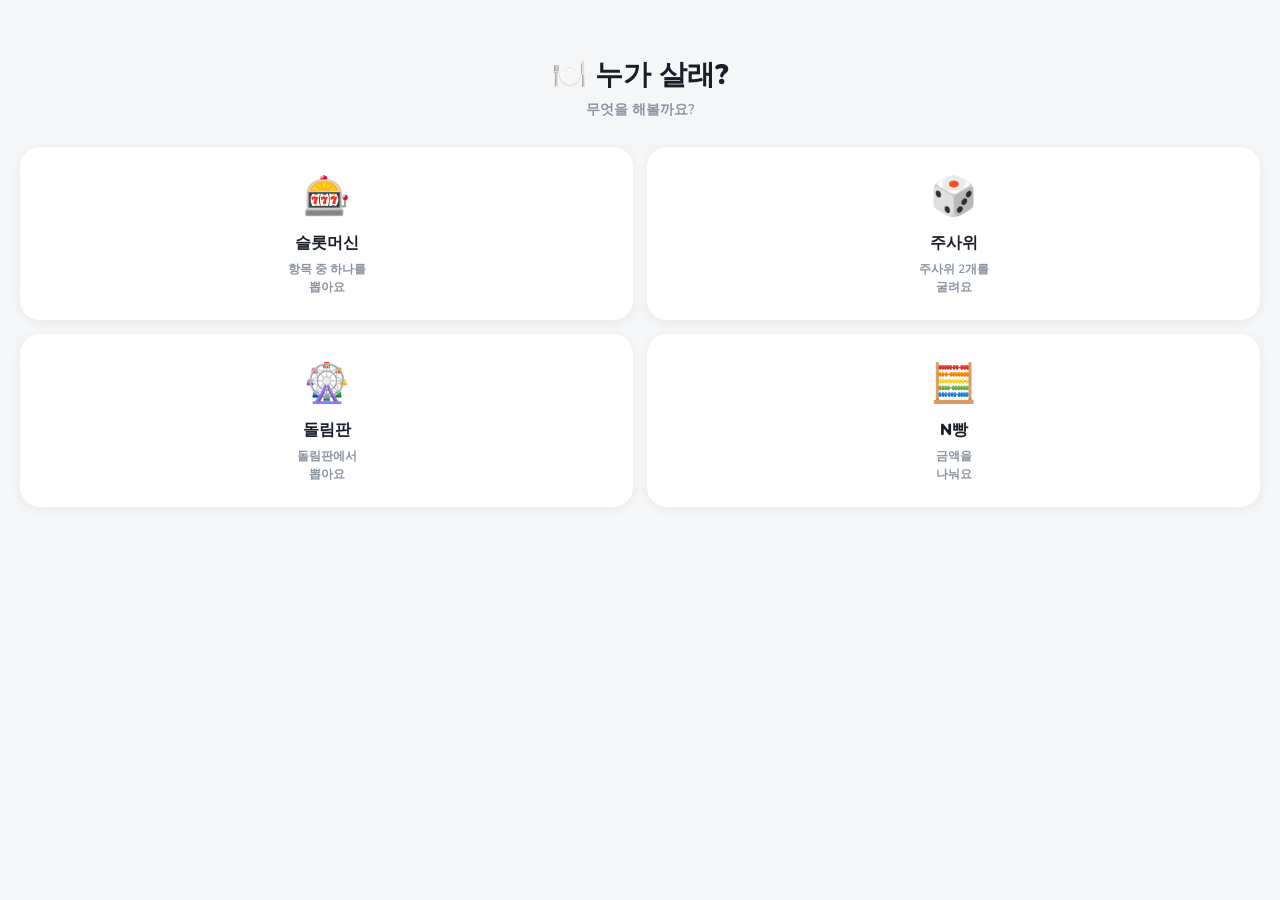
<file: index.html>
<!DOCTYPE html>
<html lang="ko">
<head>
  <meta charset="UTF-8">
  <meta name="viewport" content="width=device-width, initial-scale=1.0, maximum-scale=1.0, user-scalable=no">
  <meta name="theme-color" content="#ffffff">
  <title>누가 살래? 🍽️</title>
  <link rel="preconnect" href="https://fonts.googleapis.com">
  <link href="https://fonts.googleapis.com/css2?family=Nunito:wght@400;600;700;800;900&display=swap" rel="stylesheet">
  <link rel="stylesheet" href="style.css">
</head>
<body>

  <!-- ── 홈 ── -->
  <div id="homeScreen" class="screen active">
    <div class="home-top">
      <h1 class="app-title">🍽️ 누가 살래?</h1>
      <p class="app-sub">무엇을 해볼까요?</p>
    </div>
    <div class="menu-grid">
      <div class="menu-card" data-goto="slot">
        <div class="menu-icon">🎰</div>
        <div class="menu-name">슬롯머신</div>
        <div class="menu-desc">항목 중 하나를<br>뽑아요</div>
      </div>
      <div class="menu-card" data-goto="dice">
        <div class="menu-icon">🎲</div>
        <div class="menu-name">주사위</div>
        <div class="menu-desc">주사위 2개를<br>굴려요</div>
      </div>
      <div class="menu-card" data-goto="wheel">
        <div class="menu-icon">🎡</div>
        <div class="menu-name">돌림판</div>
        <div class="menu-desc">돌림판에서<br>뽑아요</div>
      </div>
      <div class="menu-card" data-goto="split">
        <div class="menu-icon">🧮</div>
        <div class="menu-name">N빵</div>
        <div class="menu-desc">금액을<br>나눠요</div>
      </div>
    </div>
  </div>

  <!-- ── 슬롯머신 ── -->
  <div id="slotScreen" class="screen">
    <div class="screen-header">
      <button class="back-btn" data-home>←</button>
      <h2>🎰 슬롯머신</h2>
      <div style="width:40px"></div>
    </div>

    <!-- 입력 단계 -->
    <div id="slotInputStage">
      <div class="card">
        <div class="section-label">항목 입력</div>
        <div id="slotItemList"></div>
        <button id="slotAddBtn" class="add-btn">+ 항목 추가</button>
      </div>
      <button id="slotStartBtn" class="btn-primary big-btn" disabled>🎰 뽑기 시작!</button>
    </div>

    <!-- 결과 단계 -->
    <div id="slotResultStage" class="hidden">
      <div class="slot-display">
        <div class="slot-fade slot-fade-top"></div>
        <div class="slot-highlight"></div>
        <div id="slotTrack" class="slot-track"></div>
        <div class="slot-fade slot-fade-bottom"></div>
      </div>
      <div id="slotWinnerBox" class="winner-box hidden">
        <div class="winner-label">당첨!</div>
        <div id="slotWinnerText" class="winner-text"></div>
      </div>
      <div class="bottom-btns">
        <button id="slotRetryBtn" class="btn-secondary">↺ 다시 뽑기</button>
        <button class="btn-primary" data-home>🏠 홈</button>
      </div>
    </div>
  </div>

  <!-- ── 주사위 ── -->
  <div id="diceScreen" class="screen">
    <div class="screen-header">
      <button class="back-btn" data-home>←</button>
      <h2>🎲 주사위</h2>
      <div style="width:40px"></div>
    </div>
    <div class="dice-wrap">
      <div class="dice-row">
        <div class="die-wrapper"><div class="die-cube" id="cube1"></div></div>
        <div class="die-wrapper"><div class="die-cube" id="cube2"></div></div>
      </div>
      <div id="diceSum" class="dice-sum"></div>
    </div>
    <div class="bottom-btns">
      <button id="diceRollBtn" class="btn-primary big-btn">🎲 굴리기!</button>
    </div>
  </div>

  <!-- ── 돌림판 ── -->
  <div id="wheelScreen" class="screen">
    <div class="screen-header">
      <button class="back-btn" data-home>←</button>
      <h2>🎡 돌림판</h2>
      <div style="width:40px"></div>
    </div>

    <!-- 입력 단계 -->
    <div id="wheelInputStage">
      <div class="card">
        <div class="section-label">항목 입력</div>
        <div id="wheelItemList"></div>
        <button id="wheelAddBtn" class="add-btn">+ 항목 추가</button>
      </div>
      <button id="wheelGoBtn" class="btn-primary big-btn" disabled>🎡 돌림판으로!</button>
    </div>

    <!-- 돌림판 단계 -->
    <div id="wheelSpinStage" class="hidden">
      <div class="wheel-wrap">
        <div class="wheel-pointer">▼</div>
        <canvas id="wheelCanvas"></canvas>
      </div>
      <div id="wheelWinnerBox" class="winner-box hidden">
        <div class="winner-label">당첨!</div>
        <div id="wheelWinnerText" class="winner-text"></div>
      </div>
      <div class="bottom-btns">
        <button id="wheelEditBtn" class="btn-secondary">✏️ 항목 수정</button>
        <button id="wheelSpinBtn" class="btn-primary">돌리기!</button>
      </div>
    </div>
  </div>

  <!-- ── N빵 ── -->
  <div id="splitScreen" class="screen">
    <div class="screen-header">
      <button class="back-btn" data-home>←</button>
      <h2>🧮 N빵 계산기</h2>
      <div style="width:40px"></div>
    </div>
    <div class="card split-card">
      <div class="split-field">
        <label>총 금액</label>
        <div class="input-wrap">
          <input type="number" id="totalAmount" placeholder="0" inputmode="numeric">
          <span class="unit">원</span>
        </div>
      </div>
      <div class="split-field" style="margin-top:12px">
        <label>인원 수</label>
        <div class="input-wrap">
          <input type="number" id="splitCount" placeholder="2" inputmode="numeric" min="1">
          <span class="unit">명</span>
        </div>
      </div>
      <div id="splitResult" class="split-result hidden">
        <div class="split-amount-row">
          <span class="split-label">1인당</span>
          <span id="splitAmount" class="split-amount"></span>
          <span class="split-unit">원</span>
        </div>
      </div>
    </div>
    <button id="tossBtn" class="toss-btn hidden">💙 토스로 보내기</button>
  </div>

  <!-- 컨페티 -->
  <div id="confettiWrap"></div>

  <script src="supabase.js"></script>
  <script src="app.js"></script>
</body>
</html>
</file>
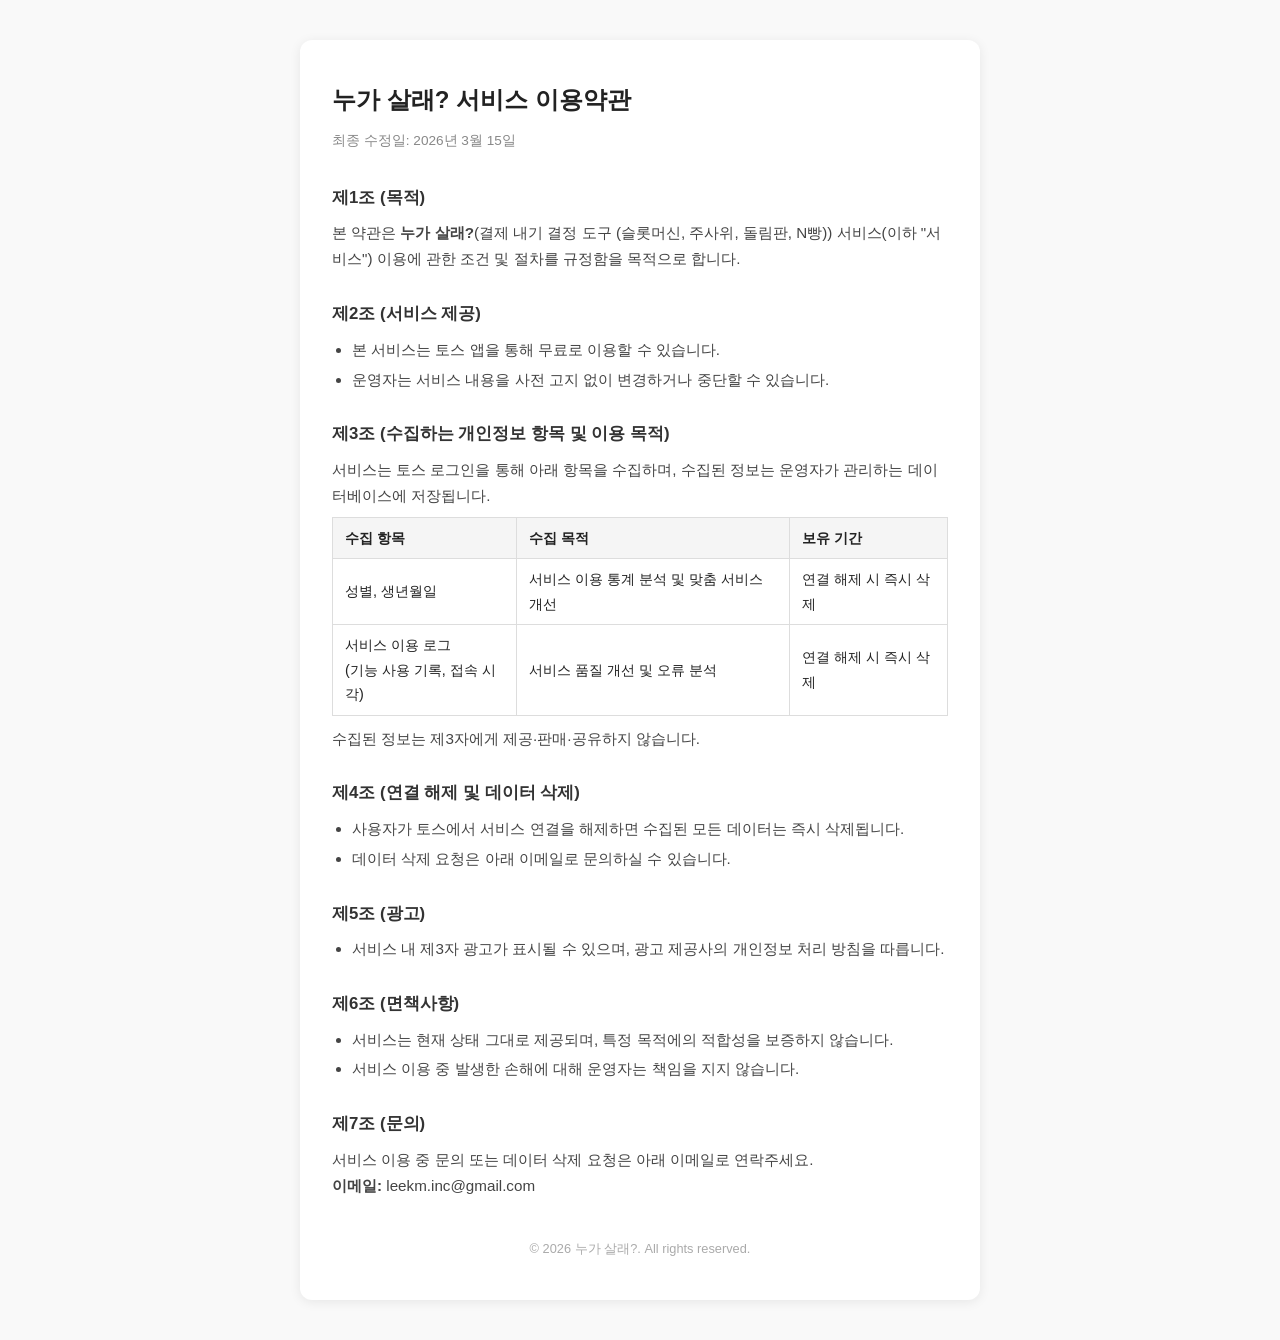
<file: terms.html>
<!DOCTYPE html>
<html lang="ko">
<head>
  <meta charset="UTF-8">
  <meta name="viewport" content="width=device-width, initial-scale=1.0">
  <title>누가 살래? 서비스 이용약관</title>
  <style>
    * { box-sizing: border-box; margin: 0; padding: 0; }
    body { font-family: -apple-system, BlinkMacSystemFont, 'Segoe UI', sans-serif;
            background: #f9f9f9; color: #222; line-height: 1.7; padding: 40px 20px; }
    .wrap { max-width: 680px; margin: 0 auto; background: #fff;
             border-radius: 12px; padding: 40px 32px; box-shadow: 0 2px 12px rgba(0,0,0,.08); }
    h1 { font-size: 1.5rem; margin-bottom: 8px; }
    .meta { color: #888; font-size: .85rem; margin-bottom: 32px; }
    h2 { font-size: 1.05rem; margin: 28px 0 8px; color: #333; }
    p, li { font-size: .95rem; color: #444; }
    ul { padding-left: 20px; }
    li { margin-bottom: 4px; }
    table { width: 100%; border-collapse: collapse; margin-top: 8px; font-size: .9rem; }
    th, td { border: 1px solid #ddd; padding: 8px 12px; text-align: left; }
    th { background: #f5f5f5; font-weight: 600; }
    footer { margin-top: 40px; font-size: .8rem; color: #aaa; text-align: center; }
  </style>
</head>
<body>
<div class="wrap">
  <h1>누가 살래? 서비스 이용약관</h1>
  <p class="meta">최종 수정일: 2026년 3월 15일</p>

  <h2>제1조 (목적)</h2>
  <p>본 약관은 <strong>누가 살래?</strong>(결제 내기 결정 도구 (슬롯머신, 주사위, 돌림판, N빵)) 서비스(이하 "서비스") 이용에 관한 조건 및 절차를 규정함을 목적으로 합니다.</p>

  <h2>제2조 (서비스 제공)</h2>
  <ul>
    <li>본 서비스는 토스 앱을 통해 무료로 이용할 수 있습니다.</li>
    <li>운영자는 서비스 내용을 사전 고지 없이 변경하거나 중단할 수 있습니다.</li>
  </ul>

  <h2>제3조 (수집하는 개인정보 항목 및 이용 목적)</h2>
  <p>서비스는 토스 로그인을 통해 아래 항목을 수집하며, 수집된 정보는 운영자가 관리하는 데이터베이스에 저장됩니다.</p>
  <table>
    <tr><th>수집 항목</th><th>수집 목적</th><th>보유 기간</th></tr>
    <tr><td>성별, 생년월일</td><td>서비스 이용 통계 분석 및 맞춤 서비스 개선</td><td>연결 해제 시 즉시 삭제</td></tr>
    <tr><td>서비스 이용 로그<br>(기능 사용 기록, 접속 시각)</td><td>서비스 품질 개선 및 오류 분석</td><td>연결 해제 시 즉시 삭제</td></tr>
  </table>
  <p style="margin-top:10px">수집된 정보는 제3자에게 제공·판매·공유하지 않습니다.</p>

  <h2>제4조 (연결 해제 및 데이터 삭제)</h2>
  <ul>
    <li>사용자가 토스에서 서비스 연결을 해제하면 수집된 모든 데이터는 즉시 삭제됩니다.</li>
    <li>데이터 삭제 요청은 아래 이메일로 문의하실 수 있습니다.</li>
  </ul>

  <h2>제5조 (광고)</h2>
  <ul>
    <li>서비스 내 제3자 광고가 표시될 수 있으며, 광고 제공사의 개인정보 처리 방침을 따릅니다.</li>
  </ul>

  <h2>제6조 (면책사항)</h2>
  <ul>
    <li>서비스는 현재 상태 그대로 제공되며, 특정 목적에의 적합성을 보증하지 않습니다.</li>
    <li>서비스 이용 중 발생한 손해에 대해 운영자는 책임을 지지 않습니다.</li>
  </ul>

  <h2>제7조 (문의)</h2>
  <p>서비스 이용 중 문의 또는 데이터 삭제 요청은 아래 이메일로 연락주세요.<br>
  <strong>이메일:</strong> leekm.inc@gmail.com</p>

  <footer>© 2026 누가 살래?. All rights reserved.</footer>
</div>
</body>
</html>
</file>
<file: style.css>
* { box-sizing: border-box; margin: 0; padding: 0; -webkit-tap-highlight-color: transparent; }

body {
  font-family: 'Nunito', -apple-system, sans-serif;
  background: #f5f6f8;
  min-height: 100dvh;
  overflow: hidden;
}

/* ────────────────────────────────
   화면 전환
──────────────────────────────── */
.screen {
  display: none;
  flex-direction: column;
  height: 100dvh;
  padding: 0 20px 32px;
  overflow-y: auto;
  animation: fadeUp 0.25s ease;
}
.screen.active { display: flex; }

@keyframes fadeUp {
  from { opacity: 0; transform: translateY(14px); }
  to   { opacity: 1; transform: translateY(0); }
}
.hidden { display: none !important; }

/* ────────────────────────────────
   홈 화면
──────────────────────────────── */
.home-top {
  padding: 56px 0 28px;
  text-align: center;
}
.app-title { font-size: 28px; font-weight: 900; color: #191F28; }
.app-sub   { font-size: 14px; font-weight: 600; color: #8B95A1; margin-top: 6px; }

.menu-grid {
  display: grid;
  grid-template-columns: 1fr 1fr;
  gap: 14px;
}
.menu-card {
  background: #fff;
  border-radius: 20px;
  padding: 24px 16px;
  text-align: center;
  cursor: pointer;
  box-shadow: 0 2px 12px rgba(0,0,0,0.06);
  transition: transform 0.15s, box-shadow 0.15s;
  user-select: none;
}
.menu-card:active { transform: scale(0.95); box-shadow: 0 1px 6px rgba(0,0,0,0.08); }
.menu-icon  { font-size: 38px; margin-bottom: 10px; }
.menu-name  { font-size: 16px; font-weight: 900; color: #191F28; margin-bottom: 6px; }
.menu-desc  { font-size: 12px; font-weight: 600; color: #8B95A1; line-height: 1.5; }

/* ────────────────────────────────
   서브 화면 공통 헤더
──────────────────────────────── */
.screen-header {
  display: flex;
  align-items: center;
  justify-content: space-between;
  padding: 52px 0 20px;
}
.screen-header h2 { font-size: 20px; font-weight: 900; color: #191F28; }
.back-btn {
  width: 40px; height: 40px;
  border: none; border-radius: 50%;
  background: #F2F4F6;
  font-size: 18px; font-weight: 700; color: #4E5968;
  cursor: pointer;
  display: flex; align-items: center; justify-content: center;
  transition: background 0.15s;
}
.back-btn:active { background: #E5E8EB; }

/* ────────────────────────────────
   카드
──────────────────────────────── */
.card {
  background: #fff;
  border-radius: 20px;
  padding: 20px;
  margin-bottom: 14px;
  box-shadow: 0 2px 12px rgba(0,0,0,0.06);
}
.section-label {
  font-size: 11px; font-weight: 800; color: #8B95A1;
  letter-spacing: 0.6px; text-transform: uppercase;
  margin-bottom: 12px;
}

/* ────────────────────────────────
   항목 입력 (슬롯 & 돌림판)
──────────────────────────────── */
.item-row {
  display: flex; align-items: center; gap: 10px;
  margin-bottom: 10px;
}
.item-input {
  flex: 1;
  border: 1.5px solid #E5E8EB;
  border-radius: 12px;
  padding: 12px 14px;
  font-size: 16px; font-family: 'Nunito', sans-serif; font-weight: 700;
  color: #191F28; background: #FAFAFA; outline: none;
  transition: border-color 0.15s;
}
.item-input:focus { border-color: #3182f6; background: #fff; }
.item-input::placeholder { color: #C4C9CF; font-weight: 600; }
.del-btn {
  width: 32px; height: 32px; border: none; border-radius: 50%;
  background: #F2F4F6; color: #8B95A1; font-size: 16px;
  cursor: pointer; display: flex; align-items: center; justify-content: center;
  flex-shrink: 0; transition: background 0.15s;
}
.del-btn:active { background: #FFE0E0; color: #e53935; }
.add-btn {
  width: 100%; padding: 12px;
  border: 1.5px dashed #C4C9CF; border-radius: 12px;
  background: none; color: #8B95A1;
  font-size: 14px; font-family: 'Nunito', sans-serif; font-weight: 700;
  cursor: pointer; margin-top: 2px; transition: all 0.15s;
}
.add-btn:active { border-color: #3182f6; color: #3182f6; }

/* ────────────────────────────────
   버튼
──────────────────────────────── */
.btn-primary {
  background: #3182f6; color: #fff;
  border: none; border-radius: 14px;
  padding: 16px; width: 100%;
  font-size: 16px; font-family: 'Nunito', sans-serif; font-weight: 800;
  cursor: pointer; transition: background 0.15s, transform 0.1s;
}
.btn-primary:active { transform: scale(0.97); }
.btn-primary:disabled { background: #D1D6DB; cursor: not-allowed; }
.btn-secondary {
  background: #F2F4F6; color: #4E5968;
  border: none; border-radius: 14px;
  padding: 16px; width: 100%;
  font-size: 15px; font-family: 'Nunito', sans-serif; font-weight: 800;
  cursor: pointer; transition: background 0.15s, transform 0.1s;
}
.btn-secondary:active { transform: scale(0.97); }
.big-btn { margin-top: auto; }
.bottom-btns { display: flex; flex-direction: column; gap: 10px; margin-top: auto; }

/* ────────────────────────────────
   당첨 박스 (공통)
──────────────────────────────── */
.winner-box {
  background: #fff;
  border-radius: 20px;
  padding: 20px;
  text-align: center;
  margin: 16px 0;
  box-shadow: 0 2px 12px rgba(0,0,0,0.06);
  animation: fadeUp 0.3s ease;
}
.winner-label { font-size: 13px; font-weight: 800; color: #3182f6; margin-bottom: 6px; }
.winner-text  { font-size: 32px; font-weight: 900; color: #191F28; }

/* ────────────────────────────────
   슬롯머신
──────────────────────────────── */
.slot-display {
  position: relative;
  background: #191F28;
  border-radius: 20px;
  height: 240px;   /* 80px × 3칸 */
  overflow: hidden;
  margin-bottom: 16px;
}

/* 중앙 하이라이트 테두리 */
.slot-highlight {
  position: absolute;
  top: 80px; height: 80px;
  left: 0; right: 0;
  border-top: 2px solid #3182f6;
  border-bottom: 2px solid #3182f6;
  z-index: 3;
  pointer-events: none;
}

/* 위아래 페이드 */
.slot-fade {
  position: absolute; left: 0; right: 0;
  height: 72px; z-index: 2; pointer-events: none;
}
.slot-fade-top    { top: 0;    background: linear-gradient(to bottom, #191F28, transparent); }
.slot-fade-bottom { bottom: 0; background: linear-gradient(to top,   #191F28, transparent); }

/* 세로 트랙 */
.slot-track {
  display: flex;
  flex-direction: column;
  will-change: transform;
}
.slot-item {
  flex-shrink: 0;
  height: 80px;
  display: flex; align-items: center; justify-content: center;
  font-size: 26px; font-weight: 900;
  color: rgba(255,255,255,0.55);
  padding: 0 16px;
  text-align: center;
  white-space: nowrap; overflow: hidden; text-overflow: ellipsis;
}
/* 중앙(당첨) 아이템 강조 */
.slot-item.active {
  color: #fff;
  font-size: 30px;
}

/* ────────────────────────────────
   주사위 (3D 큐브)
──────────────────────────────── */
.dice-wrap {
  flex: 1;
  display: flex; flex-direction: column;
  align-items: center; justify-content: center;
  gap: 32px;
}
.dice-row {
  display: flex; gap: 36px;
  align-items: center; justify-content: center;
}

/* 원근감 컨테이너 */
.die-wrapper {
  width: 90px; height: 90px;
  perspective: 500px;
  perspective-origin: 50% 20%;
  filter: drop-shadow(0 8px 20px rgba(0,0,0,0.18));
}

/* 3D 큐브 */
.die-cube {
  width: 90px; height: 90px;
  position: relative;
  transform-style: preserve-3d;
  transform: rotateX(-15deg) rotateY(20deg);
}

/* 각 면 */
.die-face {
  position: absolute; inset: 0;
  border-radius: 16px;
  display: grid;
  grid-template-columns: repeat(3, 1fr);
  grid-template-rows: repeat(3, 1fr);
  padding: 9px; gap: 0;
}
.die-face-front  { background: #ffffff; transform: translateZ(45px); }
.die-face-back   { background: #e8e8e8; transform: rotateY(180deg) translateZ(45px); }
.die-face-right  { background: #f0f0f0; transform: rotateY(90deg) translateZ(45px); }
.die-face-left   { background: #f0f0f0; transform: rotateY(-90deg) translateZ(45px); }
.die-face-top    { background: #f8f8f8; transform: rotateX(-90deg) translateZ(45px); }
.die-face-bottom { background: #e0e0e0; transform: rotateX(90deg) translateZ(45px); }

.die-cell {
  display: flex; align-items: center; justify-content: center;
}
.dot {
  width: 14px; height: 14px;
  background: #191F28;
  border-radius: 50%;
  box-shadow: inset 0 1px 2px rgba(0,0,0,0.3);
}
.dice-sum {
  font-size: 22px; font-weight: 900; color: #4E5968;
  min-height: 32px; text-align: center;
}

/* ────────────────────────────────
   돌림판
──────────────────────────────── */
.wheel-wrap {
  position: relative;
  display: flex; flex-direction: column; align-items: center;
  margin: 8px 0 16px;
}
.wheel-pointer {
  font-size: 28px;
  color: #191F28;
  margin-bottom: -8px;
  z-index: 2;
  filter: drop-shadow(0 2px 4px rgba(0,0,0,0.2));
}
#wheelCanvas {
  border-radius: 50%;
  box-shadow: 0 8px 32px rgba(0,0,0,0.15);
}

/* ────────────────────────────────
   N빵
──────────────────────────────── */
.split-card { flex: 0 0 auto; }
.split-field { display: flex; flex-direction: column; gap: 8px; }
.split-field label { font-size: 12px; font-weight: 800; color: #8B95A1; }
.input-wrap {
  display: flex; align-items: center;
  border: 1.5px solid #E5E8EB; border-radius: 12px;
  background: #FAFAFA; overflow: hidden;
  transition: border-color 0.15s;
}
.input-wrap:focus-within { border-color: #3182f6; background: #fff; }
.input-wrap input {
  flex: 1; border: none; background: none;
  padding: 14px 4px 14px 14px;
  font-size: 18px; font-family: 'Nunito', sans-serif; font-weight: 800;
  color: #191F28; outline: none; width: 0;
}
.input-wrap input::placeholder { color: #C4C9CF; font-weight: 600; font-size: 16px; }
.unit { padding: 0 14px; font-size: 14px; font-weight: 700; color: #8B95A1; white-space: nowrap; }

.split-result {
  margin-top: 20px;
  background: linear-gradient(135deg, #3182f6, #1c5ecc);
  border-radius: 16px;
  padding: 20px;
}
.split-amount-row {
  display: flex; align-items: baseline; gap: 6px;
  justify-content: center;
}
.split-label { font-size: 14px; font-weight: 700; color: rgba(255,255,255,0.8); }
.split-amount { font-size: 36px; font-weight: 900; color: #fff; }
.split-unit { font-size: 16px; font-weight: 700; color: rgba(255,255,255,0.8); }

.toss-btn {
  display: flex; align-items: center; justify-content: center;
  gap: 8px; width: 100%; margin-top: 14px;
  padding: 16px; background: #191F28; color: #fff;
  border: none; border-radius: 14px;
  font-size: 15px; font-family: 'Nunito', sans-serif; font-weight: 800;
  cursor: pointer; transition: transform 0.1s;
}
.toss-btn:active { transform: scale(0.97); }

/* ────────────────────────────────
   컨페티
──────────────────────────────── */
#confettiWrap {
  position: fixed; inset: 0;
  pointer-events: none; z-index: 999; overflow: hidden;
}
.confetti-piece {
  position: absolute; border-radius: 2px;
  animation: confettiFall linear forwards;
}
@keyframes confettiFall {
  0%   { transform: translateY(-20px) rotate(0deg); opacity: 1; }
  100% { transform: translateY(110vh) rotate(720deg); opacity: 0; }
}
</file>
